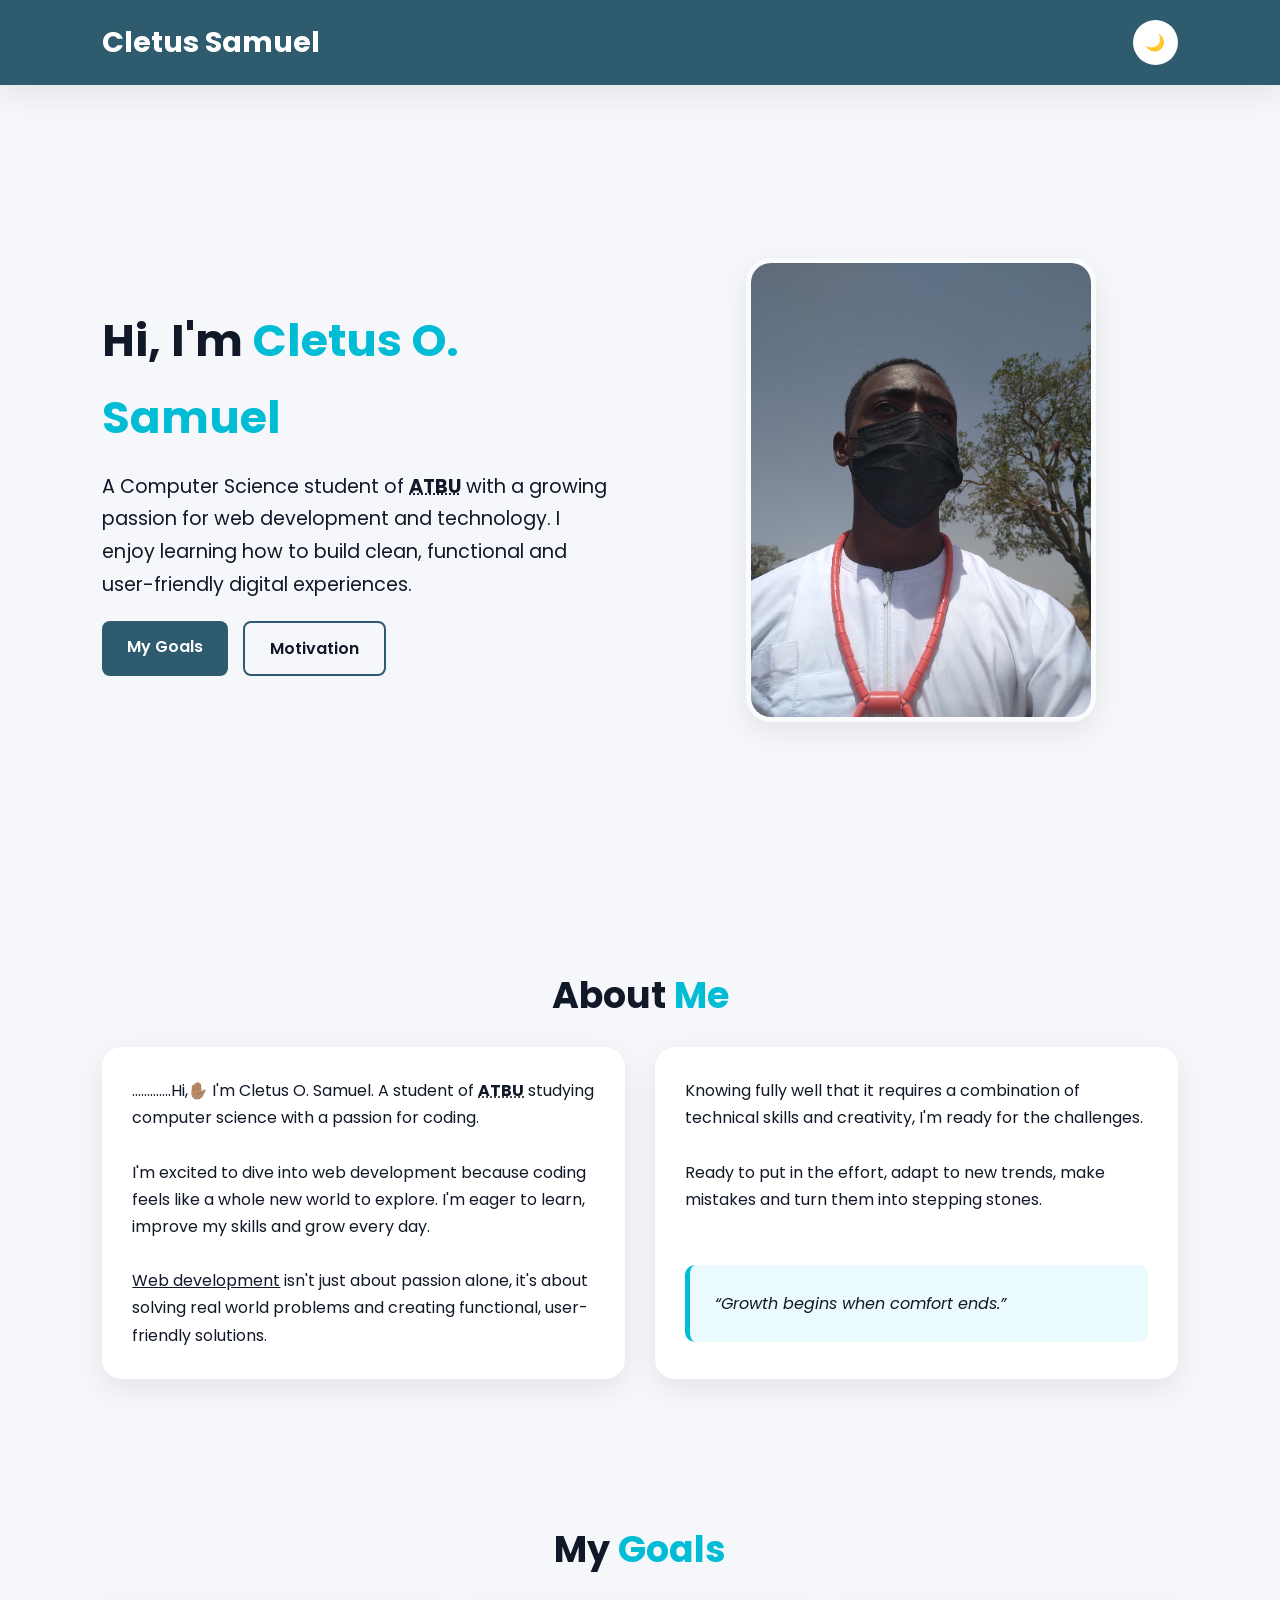
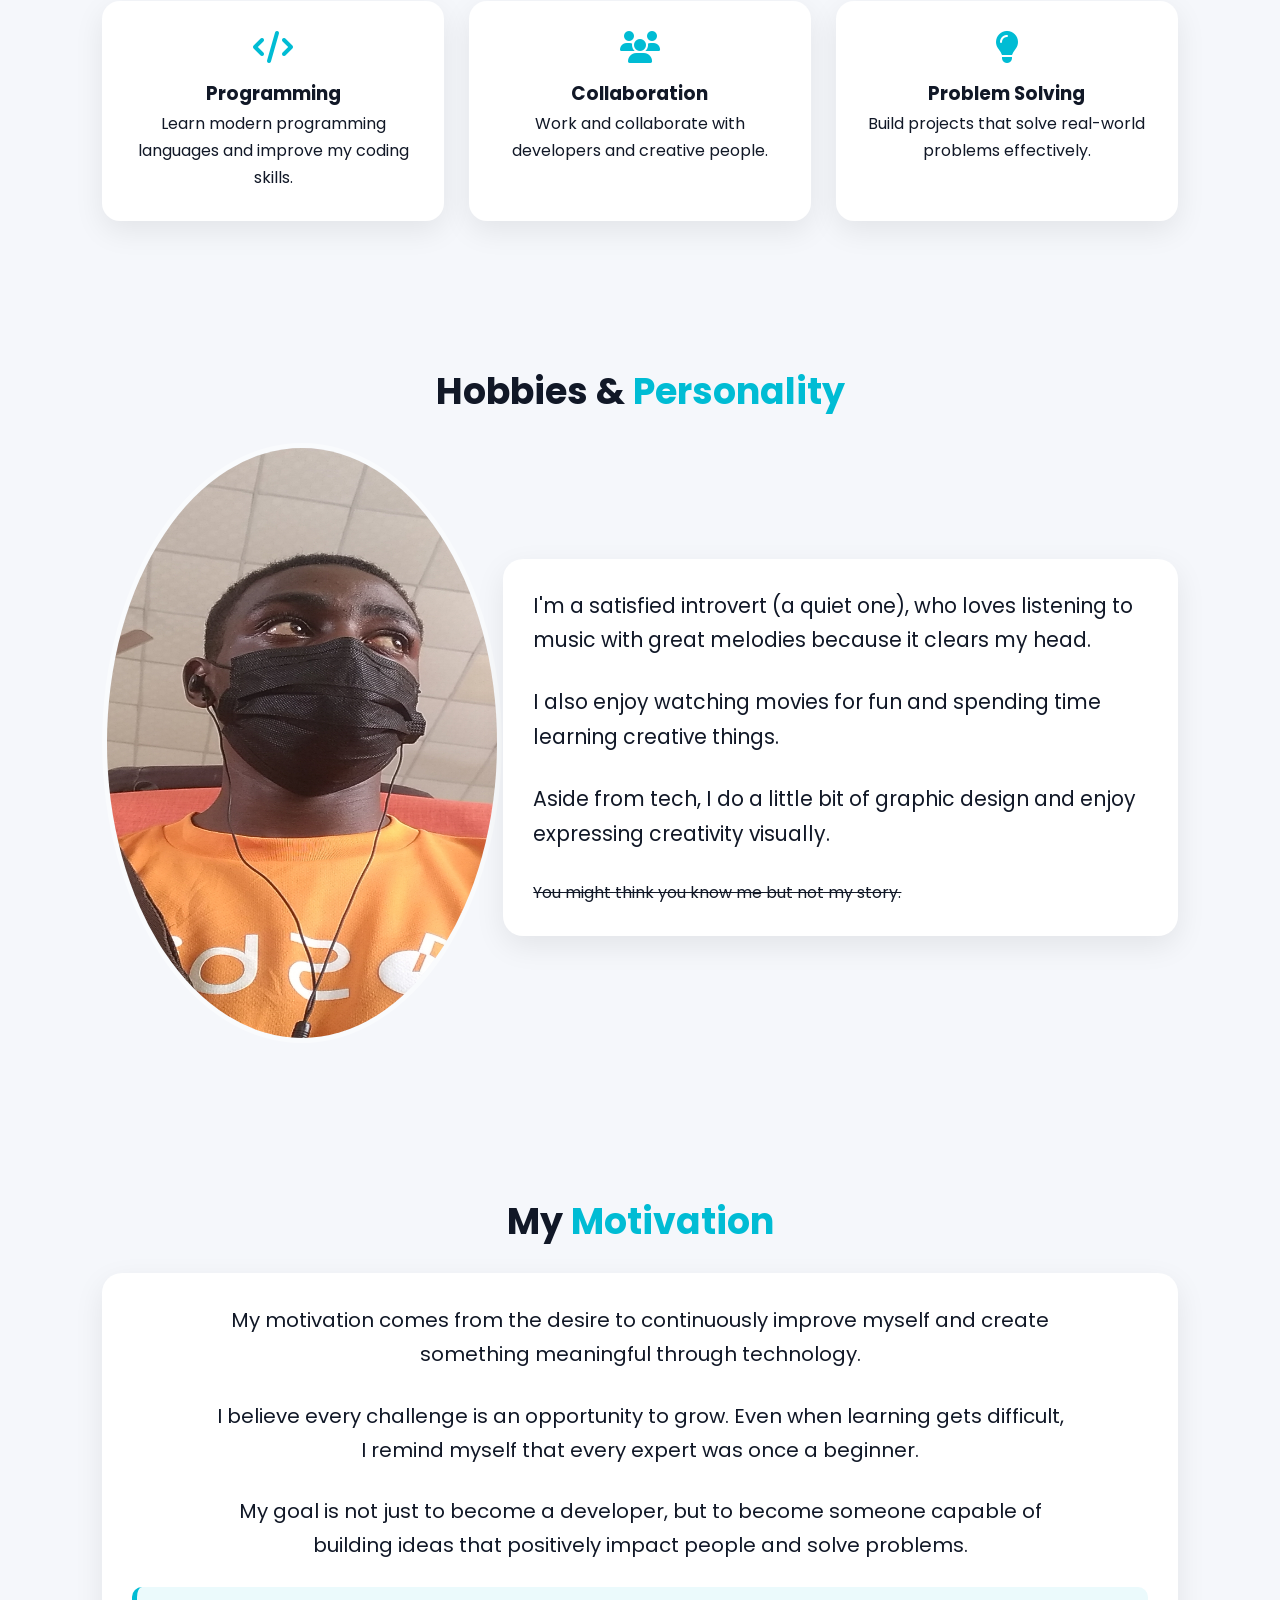
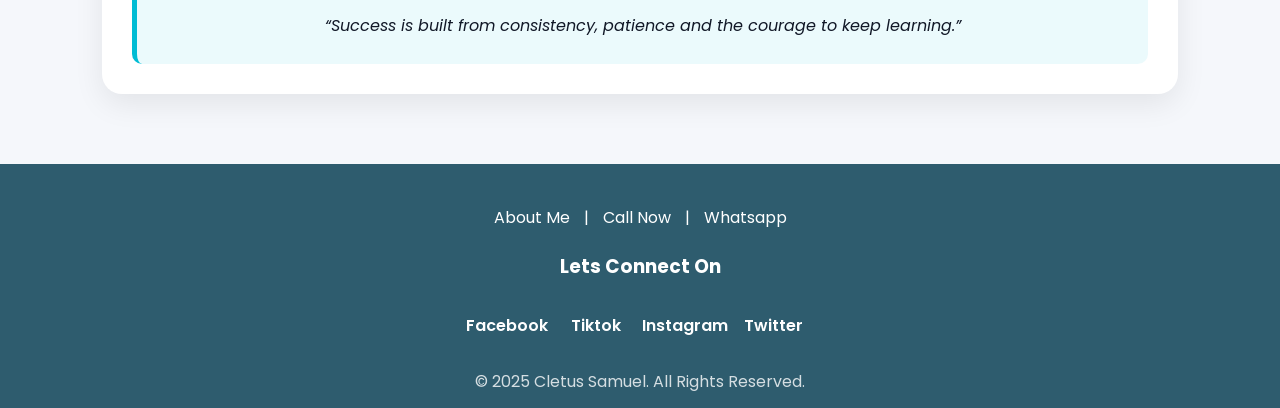
<file: index.html>
<!DOCTYPE html>
<html lang="en">
  <head>
    <meta charset="UTF-8">
    <meta http-equiv="refresh" content="0; url=AboutMe.html">
    <title>Redirecting...</title>
  </head>
  <body>
    <p>If you are not redirected, <a href="AboutMe.html">click here</a>.</p>
  </body>
</html>
</file>
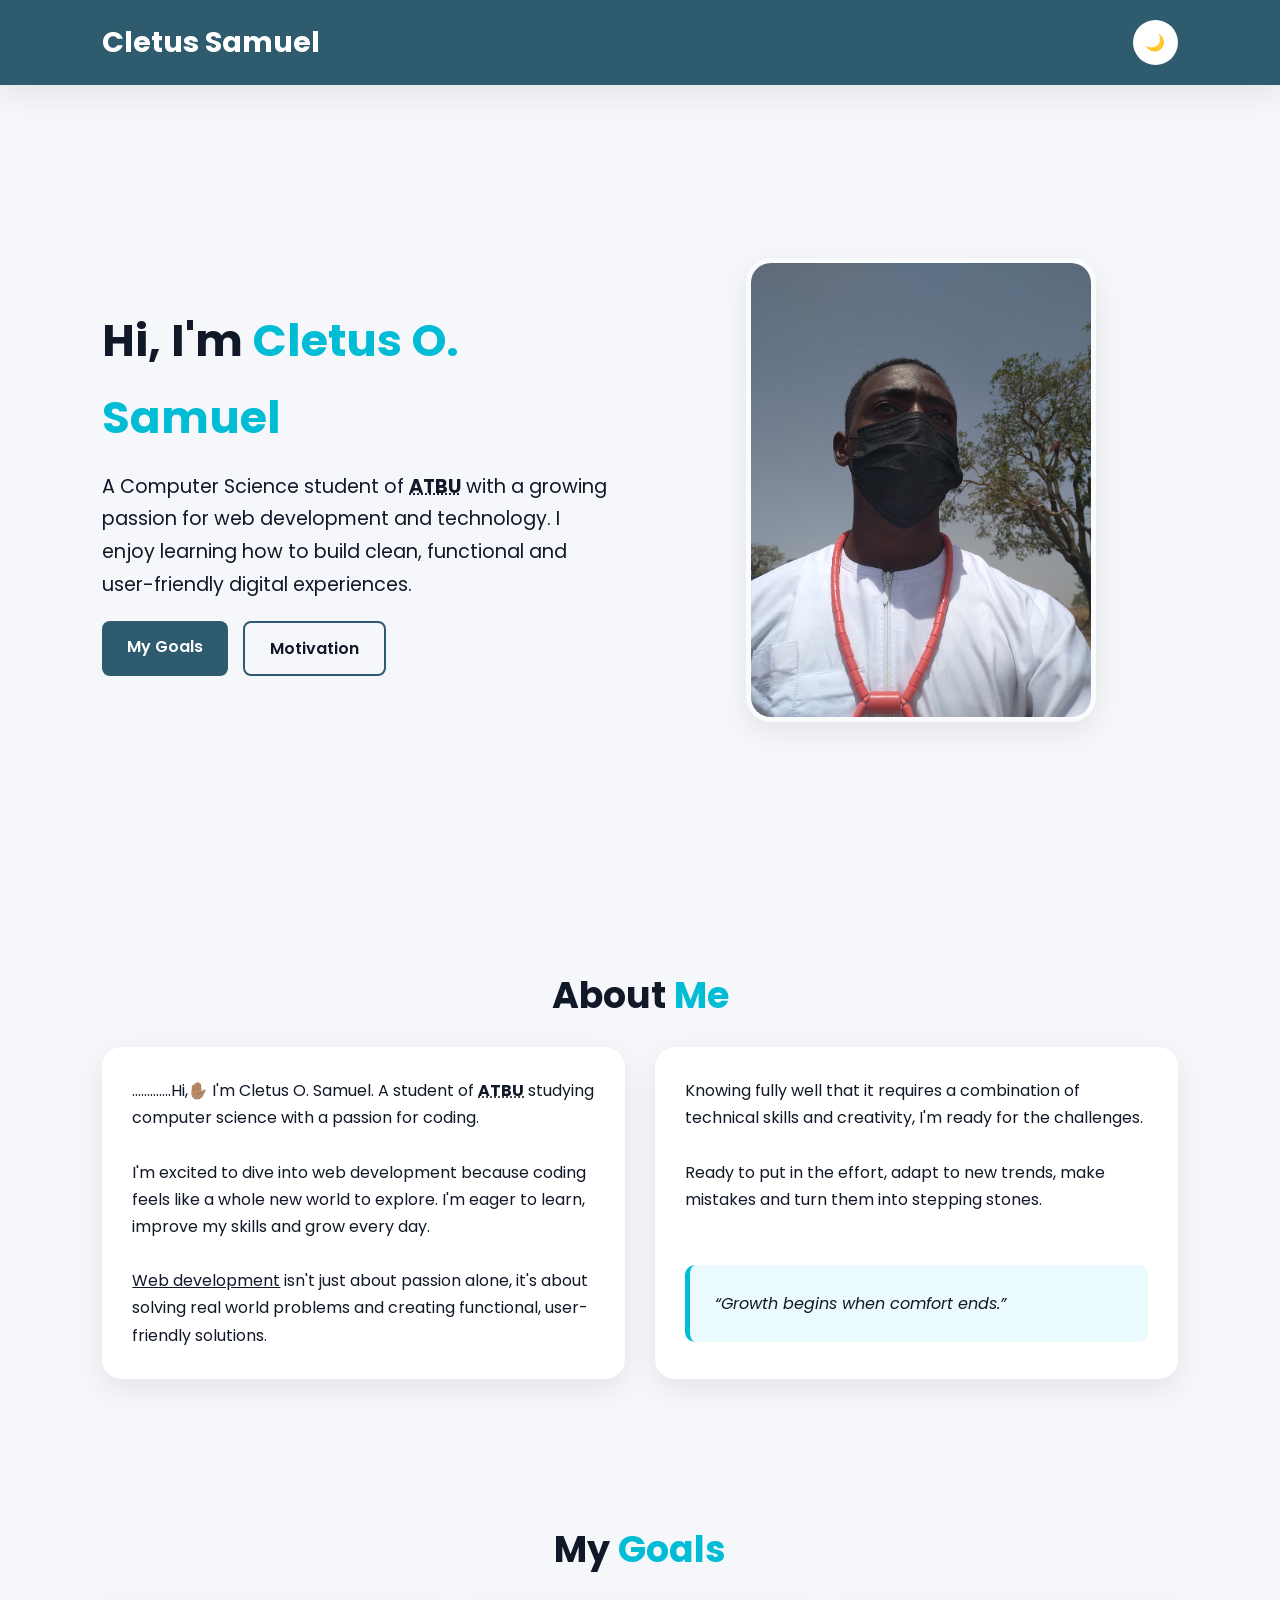
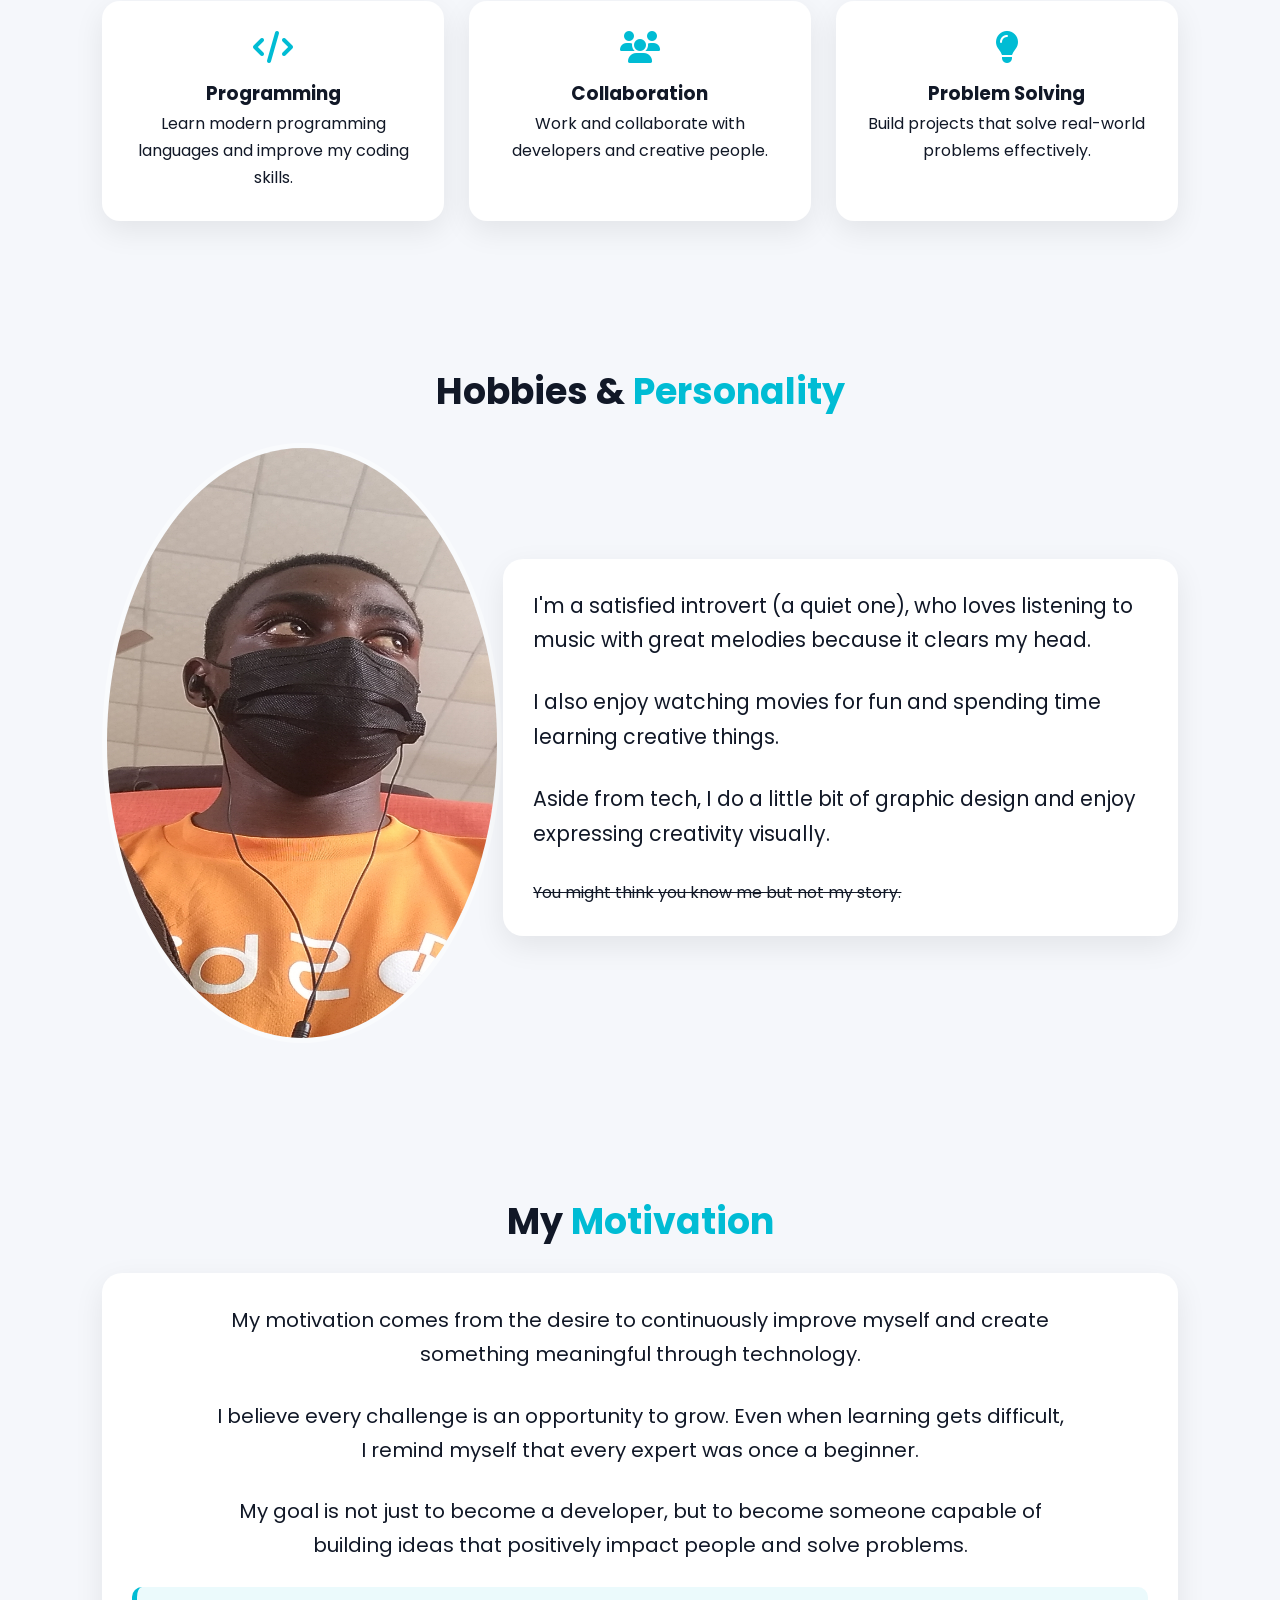
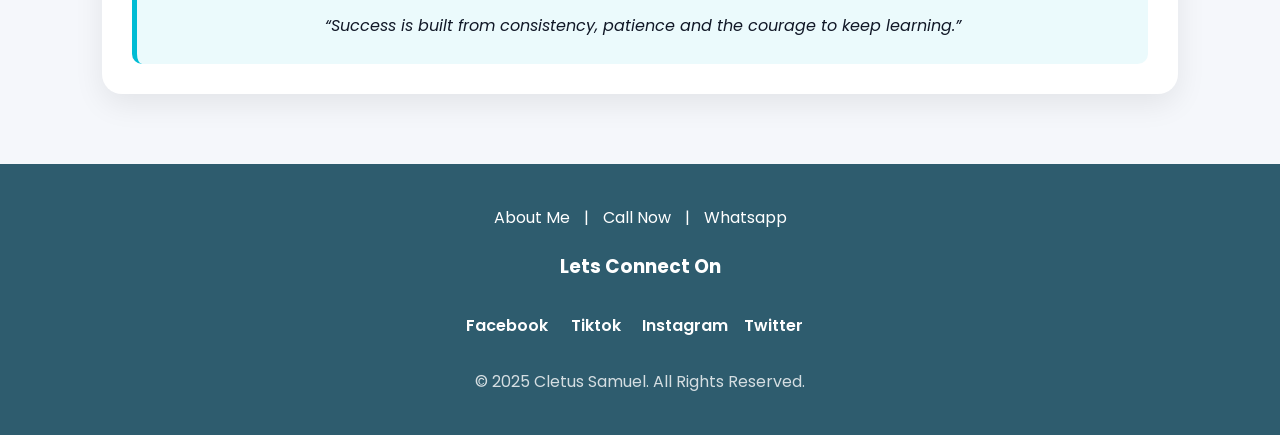
<file: AboutMe.html>
<!DOCTYPE html>
<html lang="en">
<head>
<meta charset="UTF-8" />
<meta name="viewport" content="width=device-width, initial-scale=1.0"/>

<title>About Me | Cletus Samuel</title>

<!-- External Css Link -->
 <link rel="stylesheet" href="AboutMe.css">

<!-- GOOGLE FONT -->
<link href="https://fonts.googleapis.com/css2?family=Poppins:wght@300;400;500;600;700&display=swap" rel="stylesheet">

<!-- ICONS -->
<link rel="stylesheet"
href="https://cdnjs.cloudflare.com/ajax/libs/font-awesome/6.5.1/css/all.min.css"/>

</head>

<body>

<!-- HEADER -->
<header>
    <h1>Cletus Samuel</h1>

    <button class="theme-btn" onclick="toggleTheme()">
        🌙
    </button>
</header>

<!-- HERO SECTION -->
<section class="hero">

    <div class="hero-text">

        <h2>
            Hi, I'm
            <span>Cletus O. Samuel</span>
        </h2>

        <p>
            A Computer Science student of
            <abbr title="Abubakar Tafawa Balewa University"><b>ATBU</b></abbr>
            with a growing passion for web development and technology.
            I enjoy learning how to build clean, functional and user-friendly digital experiences.
        </p>

        <div class="hero-buttons">

            <a href="#goals" class="btn primary-btn">
                My Goals
            </a>

            <a href="#motivation" class="btn secondary-btn">
                Motivation
            </a>

        </div>

    </div>

    <div class="hero-image">
        <img src="My pics 137.jpg" alt="Cletus Samuel">
    </div>

</section>

<!-- ABOUT -->
<section>

    <div class="section-title">
        <h2>About <span>Me</span></h2>
    </div>

    <div class="about-content">

        <div class="card">

            <p>
                .............Hi,✋🏽 I'm Cletus O. Samuel. A student of
                <abbr title="Abubakar Tafawa Balewa University"><b>ATBU</b></abbr>
                studying computer science with a passion for coding.
            </p>

            <br>

            <p>
                I'm excited to dive into web development because coding feels like a whole new world to explore.
                I'm eager to learn, improve my skills and grow every day.
            </p>

            <br>

            <p>
                <u>Web development</u> isn't just about passion alone,
                it's about solving real world problems and creating functional,
                user-friendly solutions.
            </p>

        </div>

        <div class="card">

            <p id="p1">
                Knowing fully well that it requires a combination of technical skills and creativity,
                I'm ready for the challenges.
            </p>

            <br>

            <p>
                Ready to put in the effort, adapt to new trends,
                make mistakes and turn them into stepping stones.
            </p>

            <br>

            <div class="quote">
                “Growth begins when comfort ends.”
            </div>

        </div>

    </div>

</section>

<!-- GOALS -->
<section id="goals">

    <div class="section-title">
        <h2>My <span>Goals</span></h2>
    </div>

    <div class="goals">

        <div class="goal-box">
            <i class="fa-solid fa-code"></i>
            <h3>Programming</h3>
            <p>Learn modern programming languages and improve my coding skills.</p>
        </div>

        <div class="goal-box">
            <i class="fa-solid fa-users"></i>
            <h3>Collaboration</h3>
            <p>Work and collaborate with developers and creative people.</p>
        </div>

        <div class="goal-box">
            <i class="fa-solid fa-lightbulb"></i>
            <h3>Problem Solving</h3>
            <p>Build projects that solve real-world problems effectively.</p>
        </div>

    </div>

</section>

<!-- HOBBIES -->
<section>

    <div class="section-title">
        <h2>Hobbies & <span>Personality</span></h2>
    </div>

    <div class="hobby-wrapper">

      <div class="hobby-image">
        <img src="My pics 120.jpg" alt="">
      </div>

        <div class="card">

            <p id="Hobbies">
                I'm a satisfied introvert (a quiet one),
                who loves listening to music with great melodies because it clears my head.
            </p>

            <br>

            <p id="Hobbies">
                I also enjoy watching movies for fun and spending time learning creative things.
            </p>

            <br>

            <p id="Hobbies">
                Aside from tech, I do a little bit of graphic design and enjoy expressing creativity visually.
            </p>

            <br>

            <strike>
                You might think you know me but not my story.
            </strike>

        </div>

    </div>

</section>

<!-- MOTIVATION -->
<section id="motivation">

    <div class="section-title">
        <h2>My <span>Motivation</span></h2>
    </div>

    <div class="card motivation">

        <p>
            My motivation comes from the desire to continuously improve myself
            and create something meaningful through technology.
        </p>

        <br>

        <p>
            I believe every challenge is an opportunity to grow.
            Even when learning gets difficult, I remind myself that every expert was once a beginner.
        </p>

        <br>

        <p>
            My goal is not just to become a developer,
            but to become someone capable of building ideas that positively impact people and solve problems.
        </p>

        <div class="quote">
            “Success is built from consistency, patience and the courage to keep learning.”
        </div>

    </div>

</section>

<!-- FOOTER -->
<footer>

    <div class="footer-links">

        <a href="AboutMe.html">About Me</a>
        |
        <a href="tel:+2348149774655">Call Now</a>
        |
        <a href="https://wa.me/2348149774655" target="_blank" rel="noopener noreferrer">Whatsapp</a>

    </div>

    <h3>Lets Connect On</h3>

    <div class="socials">

        <a href="https://www.facebook.com/@Cletus Samuel" target="_blank" rel="noopener noreferrer">Facebook</a>
        <a href="https://www.tiktok.com/@gentlecodeit" target="_blank" rel="noopener noreferrer">Tiktok</a>
        <a href="https://www.instagram.com/gentlecode787?igsh=aXQ5dzF1NXZnZjN2" target="_blank" rel="noopener noreferrer">Instagram</a>
        <a href="https://twitter.com/SamuelC62920" target="_blank" rel="noopener noreferrer">Twitter</a>

    </div>

    <p>&copy; 2025 Cletus Samuel. All Rights Reserved.</p>

</footer>

<script>

function toggleTheme(){
    document.body.classList.toggle('dark');
}

</script>

</body>
</html>
</file>
<file: AboutMe.css>
/* ROOT VARIABLES */
:root{
    --bg-color:#f5f7fb;
    --text-color:#111827;
    --card-bg:#ffffff;
    --primary:#2e5c6e;
    --secondary:#00bcd4;
    --shadow:0 10px 30px rgba(0,0,0,0.08);
}

body.dark{
    --bg-color:#0f172a;
    --text-color:#f1f5f9;
    --card-bg:#1e293b;
    --shadow:0 10px 30px rgba(0,0,0,0.4);
}

/* GLOBAL */
*{
    margin:0;
    padding:0;
    box-sizing:border-box;
}

html{
    scroll-behavior:smooth;
}

body{
    font-family:'Poppins',sans-serif;
    background:var(--bg-color);
    color:var(--text-color);
    transition:0.4s ease;
    line-height:1.7;
}

/* HEADER */
header{
    width:100%;
    padding:18px 8%;
    background:var(--primary);
    display:flex;
    justify-content:space-between;
    align-items:center;
    position:sticky;
    top:0;
    z-index:1000;
    box-shadow:var(--shadow);
}

header h1{
    color:#fff;
    font-size:1.8rem;
}

.theme-btn{
    width:45px;
    height:45px;
    border:none;
    border-radius:50%;
    cursor:pointer;
    background:#fff;
    font-size:1rem;
    transition:0.3s;
}

/* .theme-btn:hover{
    transform:rotate(180deg);
} */

/* HERO */
.hero{
    width:100%;
    min-height:90vh;
    display:flex;
    align-items:center;
    justify-content:center;
    padding:50px 8%;
    gap:50px;
    flex-wrap:wrap;
}

.hero-text{
    flex:1;
    min-width:300px;
}

.hero-text h2{
    font-size:2.8rem;
    margin-bottom:15px;
}

.hero-text h2 span{
    color:var(--secondary);
}

.hero-text p{
    font-size:1.20rem;
    margin-bottom:20px;
}

.hero-buttons{
    display:flex;
    gap:15px;
    flex-wrap:wrap;
}

.btn{
    padding:12px 25px;
    border:none;
    border-radius:8px;
    cursor:pointer;
    text-decoration:none;
    font-weight:600;
    transition:0.3s;
}

.primary-btn{
    background:var(--primary);
    color:#fff;
}

.secondary-btn{
    background:transparent;
    border:2px solid var(--primary);
    color:var(--text-color);
}

.btn:hover{
    transform:translateY(-4px);
}

.hero-image{
    flex:1;
    min-width:300px;
    display:flex;
    justify-content:center;
}

.hero-image img{
    width:350px;
    max-width:100%;
    border-radius:25px;
    box-shadow:var(--shadow);
    border:5px solid rgba(255,255,255,0.4);
}

/* SECTION */
section{
    padding:70px 8%;
}

.section-title{
    text-align:center;
    margin-bottom:20px;
}

.section-title h2{
    font-size:2.28rem;
}

.section-title span{
    color:var(--secondary);
}

/* CARD */
.card{
    background:var(--card-bg);
    padding:30px;
    border-radius:20px;
    box-shadow:var(--shadow);
}

/* ABOUT */
.about-content{
    display:grid;
    grid-template-columns:repeat(auto-fit,minmax(300px,1fr));
    gap:30px;
}

/* GOALS */
.goals{
    display:grid;
    grid-template-columns:repeat(auto-fit,minmax(220px,1fr));
    gap:25px;
}

.goal-box{
    background:var(--card-bg);
    padding:30px 20px;
    border-radius:18px;
    text-align:center;
    box-shadow:var(--shadow);
    transition:0.3s;
}

.goal-box:hover{
    transform:translateY(-8px);
}

.goal-box i{
    font-size:2rem;
    color:var(--secondary);
    margin-bottom:15px;
}

/* HOBBIES */
.hobby-wrapper{
    display:flex;
    gap:1px;
    align-items:center;
}

.hobby-image img{
    width:400px;
    height: 600px;
    /* max-width:100%; */
    border-radius:50%;
    border:5px solid rgba(255,255,255,0.4);
}
#Hobbies{
    font-size: 1.28rem;
}

/* MOTIVATION */
.motivation{
    text-align:center;
}

.motivation p{
    max-width:850px;
    margin:auto;
    font-size:1.25rem;
}

/* QUOTE */
.quote{
    margin-top:25px;
    padding:25px;
    border-left:5px solid var(--secondary);
    background:rgba(0,188,212,0.08);
    border-radius:10px;
    font-style:italic;
}

/* FOOTER */
footer{
    background:var(--primary);
    padding:40px 8%;
    text-align:center;
    color:#fff;
}

.footer-links{
    margin-bottom:20px;
}

.footer-links a{
    color:#fff;
    margin:0 10px;
    text-decoration:none;
    transition:0.3s;
}

.footer-links a:hover{
    color:var(--secondary);
}

.socials{
    margin:20px 0;
}

.socials a{
    width:45px;
    height:45px;
    display:inline-flex;
    align-items:center;
    justify-content:center;
    /* border-radius:50%; */
    /* background:rgba(255,255,255,0.12); */
    color:#fff;
    margin:0 20px;
    text-decoration:none;
    transition:0.3s;
    font-size: 1rem;
    font-weight: 600;
    letter-spacing: normal;
}

.socials a:hover{
    color:var(--secondary);
    transform:translateY(-2px);
}

footer p{
    margin-top:15px;
    opacity:0.8;
}

/* MOBILE */
@media(max-width:768px){

    .hero-text h2{
        font-size:2.2rem;
    }

    header{
        padding:15px 5%;
    }

    section{
        padding:60px 5%;
    }

    .hobby-wrapper{
    /* display:flex; */
    flex-wrap: wrap;
    }

}
</file>
